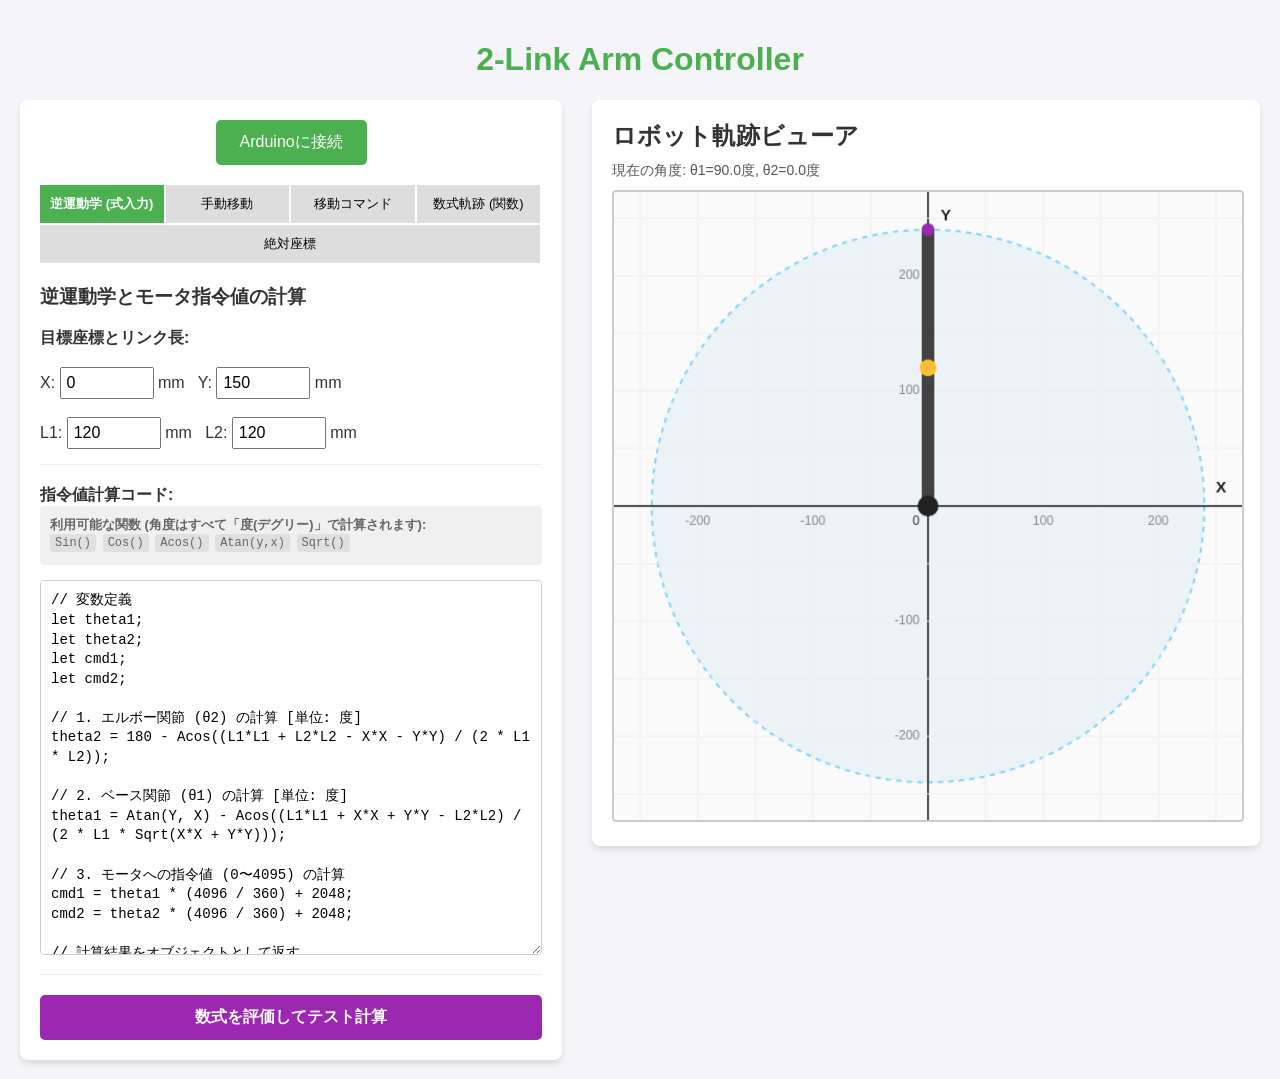
<file: undou2.html>
<!DOCTYPE html>
<html lang="ja">
<head>
<meta name="robots" content="noindex, nofollow">
<title>2-Link Robot Controller</title>
<meta charset="utf-8" />
<style>
  body { font-family: sans-serif; background-color: #f4f4f9; margin: 0; padding: 20px; color: #333; }
  h1 { text-align: center; color: #4CAF50; }
  
  #main-container { display: flex; gap: 30px; max-width: 1400px; margin: 0 auto; align-items: flex-start; }
  #control-panel { flex: 1.2; background: #fff; padding: 20px; border-radius: 8px; box-shadow: 0 4px 6px rgba(0,0,0,0.1); }
  #graph-panel { flex: 1.5; background: #fff; padding: 20px; border-radius: 8px; box-shadow: 0 4px 6px rgba(0,0,0,0.1); }

  .box2 { margin-bottom: 20px; padding-bottom: 15px; border-bottom: 1px solid #eee; }
  
  .ik-mode-selector { background: #e8f5e9; padding: 15px; border-radius: 8px; margin-bottom: 20px; border: 1px solid #c8e6c9; }
  .ik-mode-selector label { margin-right: 15px; font-weight: bold; cursor: pointer; display: inline-flex; align-items: center; }
  .ik-mode-selector input[type="radio"] { margin-right: 5px; transform: scale(1.2); }
  
  .switch-btn { margin-left: 10px; padding: 8px 16px; background-color: #008CBA; color: white; border: none; border-radius: 4px; cursor: pointer; font-weight: bold; box-shadow: 0 2px 4px rgba(0,0,0,0.2); transition: background 0.2s; }
  .switch-btn:hover { background-color: #007399; }
  .active-mode-status { display: block; margin-top: 10px; padding: 8px; background: #fff; border-left: 4px solid #F44336; font-size: 14px; font-weight: bold; color: #d32f2f; }

  .tabs { display: flex; margin-bottom: 15px; flex-wrap: wrap; }
  .tab-btn { flex: 1; padding: 10px; cursor: pointer; background: #ddd; border: none; font-size: 13px; margin-right: 2px; min-width: 100px; margin-bottom: 2px; }
  .tab-btn.active { background: #4CAF50; color: white; font-weight: bold; }
  .tab-content { display: none; }
  .tab-content.active { display: block; }
  
  input[type="number"] { font-size: 16px; padding: 5px; width: 80px; }
  textarea { font-size: 14px; padding: 10px; width: 100%; box-sizing: border-box; font-family: monospace; margin-top: 5px; border: 1px solid #ccc; border-radius: 4px; line-height: 1.4;}
  canvas { background-color: #fafafa; border: 2px solid #ccc; width: 100%; border-radius: 4px; }
  
  .formula-help { font-size: 13px; color: #666; background: #f0f0f0; padding: 10px; border-radius: 4px; margin-bottom: 10px;}
  .math-badge { background: #e0e0e0; padding: 2px 5px; border-radius: 3px; font-family: monospace; font-size: 12px; margin-right: 3px;}
  
  #ikResultArea { margin-top: 20px; padding: 15px; background: #f0f4f8; border: 2px solid #b0bec5; border-radius: 6px; display: none; box-shadow: inset 0 1px 3px rgba(0,0,0,0.1); }
  .result-box { display: flex; justify-content: space-between; margin-top: 10px; font-size: 15px; }
  .result-col { flex: 1; background: #fff; padding: 10px; border-radius: 4px; border: 1px solid #cfd8dc; margin: 0 5px; }
</style>
</head>
<body spellcheck="false">

<h1>2-Link Arm Controller</h1>

<div id="main-container">
  <div id="control-panel">
    <div style="text-align: center; margin-bottom: 20px;">
      <button id="connect" style="padding: 12px 24px; background:#4CAF50; color:white; border:none; border-radius:5px; font-size:16px; cursor:pointer;">
        Arduinoに接続
      </button>
      <button id="disconnect" style="display: none; padding: 12px 24px; background:#F44336; color:white; border:none; border-radius:5px; font-size:16px; cursor:pointer;">
        デバイスから切断
      </button>
    </div>

    <div class="ik-mode-selector" id="ikModeSelector" style="display: none;">
      <div style="margin-bottom: 8px; color: #2e7d32; font-size: 14px;"><strong>🤖 使用する逆運動学の計算式:</strong></div>
      <div style="display: flex; align-items: center;">
        <label>
          <input type="radio" name="ikMode" value="teacher" checked> 先生の式
        </label>
        <label>
          <input type="radio" name="ikMode" value="custom"> 自分で入力した式
        </label>
        <button id="applyModeBtn" class="switch-btn">切り替え</button>
      </div>
      <div class="active-mode-status" id="currentModeDisplay">
        現在適用中: 【 先生の式 】
      </div>
    </div>

    <div class="tabs">
      <button class="tab-btn active" onclick="switchTab('tab-ik')">逆運動学 (式入力)</button>
      <button class="tab-btn" onclick="switchTab('tab-manual')">手動移動</button>
      <button class="tab-btn" onclick="switchTab('tab-turtle')">移動コマンド</button>
      <button class="tab-btn" onclick="switchTab('tab-function')">数式軌跡 (関数)</button>
      <button class="tab-btn" onclick="switchTab('tab-absolute')">絶対座標</button>
    </div>

    <div id="tab-ik" class="tab-content active">
      <h3>逆運動学とモータ指令値の計算</h3>
      
      <div class="box2">
        <strong>目標座標とリンク長:</strong><br><br>
        X: <input type="number" id="ikTargetX" value="0"> mm &nbsp;
        Y: <input type="number" id="ikTargetY" value="150"> mm<br><br>
        L1: <input type="number" id="ikTargetL1" value="120"> mm &nbsp;
        L2: <input type="number" id="ikTargetL2" value="120"> mm
      </div>

      <div class="box2">
        <strong>指令値計算コード:</strong><br>
        <div class="formula-help">
          <p style="margin:0 0 5px 0;"><strong>利用可能な関数 (角度はすべて「度(デグリー)」で計算されます):</strong><br>
            <span class="math-badge">Sin()</span> <span class="math-badge">Cos()</span> <span class="math-badge">Acos()</span> <span class="math-badge">Atan(y,x)</span> <span class="math-badge">Sqrt()</span>
          </p>
        </div>
        <textarea id="ikScript" rows="18">// 変数定義
let theta1;
let theta2;
let cmd1;
let cmd2;

// 1. エルボー関節 (θ2) の計算 [単位: 度]
theta2 = 180 - Acos((L1*L1 + L2*L2 - X*X - Y*Y) / (2 * L1 * L2));

// 2. ベース関節 (θ1) の計算 [単位: 度]
theta1 = Atan(Y, X) - Acos((L1*L1 + X*X + Y*Y - L2*L2) / (2 * L1 * Sqrt(X*X + Y*Y)));

// 3. モータへの指令値 (0〜4095) の計算
cmd1 = theta1 * (4096 / 360) + 2048;
cmd2 = theta2 * (4096 / 360) + 2048;

// 計算結果をオブジェクトとして返す
return {
  theta1: theta1,
  theta2: theta2,
  val1: cmd1,
  val2: cmd2
};</textarea>
      </div>

      <button id="runIkBtn" style="padding: 12px; background:#9C27B0; color:white; border:none; border-radius:5px; cursor:pointer; width: 100%; font-size: 16px; font-weight: bold;">
        数式を評価してテスト計算
      </button>
      
      <div id="ikResultArea">
        <h4 style="margin: 0; color: #37474f; text-align: center;">📊 テスト計算結果パネル</h4>
        <div class="result-box">
          <div class="result-col">
            <strong style="color: #555;">角度指令値 (度)</strong><br>
            <hr style="border: 0; border-top: 1px dashed #ccc; margin: 5px 0;">
            θ1: <span id="resTh1" style="font-weight:bold; color:#1976D2;">0.0</span> °<br>
            θ2: <span id="resTh2" style="font-weight:bold; color:#1976D2;">0.0</span> °
          </div>
          <div class="result-col">
            <strong style="color: #555;">モータ指令値 (0〜4095)</strong><br>
            <hr style="border: 0; border-top: 1px dashed #ccc; margin: 5px 0;">
            Val1: <span id="resVal1" style="font-weight:bold; color:#E64A19;">2048</span><br>
            Val2: <span id="resVal2" style="font-weight:bold; color:#E64A19;">2048</span>
          </div>
        </div>
        
        <button id="confirmIkBtn" style="margin-top: 15px; padding: 12px; background:#4CAF50; color:white; border:none; border-radius:5px; cursor:pointer; width: 100%; font-size: 16px; font-weight: bold; box-shadow: 0 2px 4px rgba(0,0,0,0.15);">
          💾 逆運動学の計算式を確定して移動
        </button>
      </div>
    </div>

    <div id="tab-manual" class="tab-content">
      <h3>手動移動モード</h3>
      <p style="font-size: 14px; color: #555; line-height: 1.5;">
        右側の「ロボット軌跡ビューア」に表示されているアームの先端（<strong style="color:#9C27B0;">紫色の丸マーカー</strong>）をマウスで掴んでドラッグしてください。
      </p>
      <div style="padding: 15px; background: #e3f2fd; border: 1px solid #90caf9; border-radius: 6px; font-size: 14px; color: #0d47a1; line-height: 1.4;">
        <strong>💡 同調運用のルール:</strong><br>
        このタブが開かれているときだけ、画面上でのドラッグ操作が有効になり、実際のロボットモータへ連続して指令が送信されます。<br>
      </div>
    </div>

    <div id="tab-turtle" class="tab-content">
      <h3>移動コマンド入力</h3>
       <p style="font-size: 14px; color: #666; line-height: 1.5;">       
        <strong>F</strong>50: 前に50進む(mm) &nbsp; <strong>R</strong>90: 右に90度曲がる &nbsp; <strong>L</strong>90: 左に90度曲がる<br>
        <strong style="color:#2196F3;">【繰り返し文】</strong> <strong>LOOP</strong> 回数 〜 <strong>END</strong> で囲むと反復します。<br>
        ※水色の円の外には出られません。
      </p>
      <textarea id="turtleInput" rows="7">LOOP 4
F50
R90
END</textarea>
      <button id="runTurtleBtn" style="margin-top: 10px; padding: 10px; background:#2196F3; color:white; border:none; border-radius:5px; cursor:pointer; width: 100%; font-size: 15px; font-weight:bold;">実行</button>
    </div>

    <div id="tab-function" class="tab-content">
      <h3>数式軌跡モード (パラメータ曲線)</h3>
      <p style="font-size: 14px; color: #555; line-height: 1.5;">
        変数 <code>t</code> を連続的に変化させて目標座標 (X, Y) を計算します。<br>
        サイン波を重畳させた円運動などが楽しめます！
      </p>
      <div class="box2" style="background: #fff3e0; padding: 10px; border-radius: 5px; border: 1px solid #ffe0b2;">
        <strong>t の範囲: </strong>
        <input type="number" id="funcTStart" value="0" style="width: 60px;"> から
        <input type="number" id="funcTEnd" value="360" style="width: 60px;"> まで
        <br><br>
        <strong>ステップ (変化量): </strong>
        <input type="number" id="funcTStep" value="4" style="width: 60px;">
      </div>
      <div class="formula-help">
        <p style="margin:0 0 5px 0;"><strong>利用可能な関数:</strong> <span class="math-badge">Sin()</span> <span class="math-badge">Cos()</span> <span class="math-badge">Sqrt()</span> など</p>
      </div>
      <textarea id="funcScript" rows="7">
// サイン波をまとった円運動 (波打つ花びらの軌跡)
let r = 80 + 20 * Sin(t * 6); 

let x = r * Cos(t);
let y = 150 + r * Sin(t);

return { x: x, y: y };</textarea>
      <div style="display: flex; gap: 10px; margin-top: 10px;">
        <button id="runFuncBtn" style="padding: 10px; background:#E91E63; color:white; border:none; border-radius:5px; cursor:pointer; flex: 1.5; font-size: 16px; font-weight:bold; box-shadow: 0 2px 4px rgba(0,0,0,0.2);">
          ▶ 軌跡を描画
        </button>
        <button id="stopFuncBtn" style="padding: 10px; background:#757575; color:white; border:none; border-radius:5px; cursor:pointer; flex: 1; font-size: 16px; font-weight:bold;" disabled>
          ■ 停止
        </button>
      </div>
    </div>

    <div id="tab-absolute" class="tab-content">
      <h3>絶対座標モード (自動IK)</h3>
      <div class="box2">
        X: <input type="number" id="targetX" value="0"> mm <br><br>
        Y: <input type="number" id="targetY" value="150"> mm <br>
      </div>
      <button id="runAbsoluteBtn" style="padding: 10px; background:#FF9800; color:white; border:none; border-radius:5px; cursor:pointer; width: 100%;">移動</button>
    </div>
  </div>

  <div id="graph-panel">
    <h2 style="margin-top: 0; margin-bottom: 10px;">ロボット軌跡ビューア</h2>
    <div style="font-size: 14px; margin-bottom: 10px; color: #555;">現在の角度: θ1=<span id="curTh1">90.0</span>度, θ2=<span id="curTh2">0.0</span>度</div>
    <canvas id="robotCanvas" width="600" height="600"></canvas>
  </div>
</div>

<script>
  let activeTabId = 'tab-ik';

  function switchTab(tabId) {
    document.querySelectorAll('.tab-content').forEach(el => el.classList.remove('active'));
    document.querySelectorAll('.tab-btn').forEach(el => el.classList.remove('active'));
    document.getElementById(tabId).classList.add('active');
    
    if (event && event.target && event.target.tagName === 'BUTTON') {
      event.target.classList.add('active');
    }
    activeTabId = tabId;

    const modeSelector = document.getElementById('ikModeSelector');
    if (tabId === 'tab-ik') {
      modeSelector.style.display = 'none';
    } else {
      modeSelector.style.display = 'block';
    }
  }

  let activeIkMode = 'teacher';
  let savedIkScript = document.getElementById('ikScript').value; 

  document.getElementById('applyModeBtn').addEventListener('click', () => {
    const selectedMode = document.querySelector('input[name="ikMode"]:checked').value;
    activeIkMode = selectedMode; 
    
    const displayElement = document.getElementById('currentModeDisplay');
    if (activeIkMode === 'teacher') {
      displayElement.innerText = '現在適用中: 【 先生の式 】';
      displayElement.style.borderLeftColor = '#F44336';
      displayElement.style.color = '#d32f2f';
    } else {
      displayElement.innerText = '現在適用中: 【 自分で入力した式 】';
      displayElement.style.borderLeftColor = '#9C27B0';
      displayElement.style.color = '#7b1fa2';
    }
    alert(displayElement.innerText + " に切り替えました！");
  });

  const canvas = document.getElementById('robotCanvas');
  const ctx = canvas.getContext('2d');
  
  const ZOOM = 1.1; 
  const originX = canvas.width / 2;
  const originY = canvas.height / 2;
  const scaleX = (x) => originX + (x * ZOOM);
  const scaleY = (y) => originY - (y * ZOOM);

  let L1 = 120.0;
  let L2 = 120.0;
  let MAX_REACH = L1 + L2;

  let robX = 0.0;
  let robY = 150.0;
  let robAngle = 90.0;
  let angle1_deg = 90.0;
  let angle2_deg = 0.0;

  function clampToCircle(x, y) {
    let r = Math.sqrt(x*x + y*y);
    if (r > MAX_REACH - 1.0) {
      return { x: x * (MAX_REACH - 1.0) / r, y: y * (MAX_REACH - 1.0) / r };
    }
    return { x: x, y: y };
  }

  function drawEnvironment() {
    ctx.clearRect(0, 0, canvas.width, canvas.height);
    
    ctx.fillStyle = "rgba(173, 216, 230, 0.2)";
    ctx.beginPath(); ctx.arc(originX, originY, MAX_REACH * ZOOM, 0, Math.PI * 2); ctx.fill();
    ctx.strokeStyle = "#81D4FA"; ctx.setLineDash([5, 5]); ctx.lineWidth = 2; ctx.stroke(); ctx.setLineDash([]); 

    ctx.font = "12px sans-serif"; ctx.textAlign = "center"; ctx.textBaseline = "middle";
    for (let i = -250; i <= 250; i += 50) {
      let px = scaleX(i);
      ctx.beginPath(); ctx.strokeStyle = (i === 0) ? "#555" : "#eee"; ctx.lineWidth = (i === 0) ? 2 : 1;
      ctx.moveTo(px, 0); ctx.lineTo(px, canvas.height); ctx.stroke();
      if (i !== 0 && i % 100 === 0) { ctx.fillStyle = "#888"; ctx.fillText(i, px, originY + 15); }
    }
    for (let i = -250; i <= 250; i += 50) {
      let py = scaleY(i);
      ctx.beginPath(); ctx.strokeStyle = (i === 0) ? "#555" : "#eee"; ctx.lineWidth = (i === 0) ? 2 : 1;
      ctx.moveTo(0, py); ctx.lineTo(canvas.width, py); ctx.stroke();
      if (i !== 0 && i % 100 === 0) { ctx.fillStyle = "#888"; ctx.textAlign = "right"; ctx.fillText(i, originX - 8, py); }
    }
    ctx.fillStyle = "#333"; ctx.textAlign = "right"; ctx.fillText("0", originX - 8, originY + 15);

    ctx.fillStyle = "#222";
    ctx.font = "bold 15px sans-serif";
    
    ctx.textAlign = "right";
    ctx.textBaseline = "bottom";
    ctx.fillText("X", canvas.width - 15, originY - 10);
    
    ctx.textAlign = "left";
    ctx.textBaseline = "top";
    ctx.fillText("Y", originX + 12, 15);
  }

  // 軌跡を残すための配列
  let trajectoryPath = [];

  function updateViewFK() {
    document.getElementById('curTh1').innerText = angle1_deg.toFixed(1);
    document.getElementById('curTh2').innerText = angle2_deg.toFixed(1);

    drawEnvironment();

    let rad1 = angle1_deg * Math.PI / 180.0;
    let rad2 = angle2_deg * Math.PI / 180.0;

    let jointX = L1 * Math.cos(rad1);
    let jointY = L1 * Math.sin(rad1);
    let endX = jointX + L2 * Math.cos(rad1 + rad2);
    let endY = jointY + L2 * Math.sin(rad1 + rad2);

    // 過去の軌跡を描画する (直近200点まで)
    if (trajectoryPath.length > 0) {
      ctx.strokeStyle = "rgba(233, 30, 99, 0.5)"; // 薄いピンク色
      ctx.lineWidth = 4;
      ctx.beginPath();
      ctx.moveTo(scaleX(trajectoryPath[0].x), scaleY(trajectoryPath[0].y));
      for (let i = 1; i < trajectoryPath.length; i++) {
        ctx.lineTo(scaleX(trajectoryPath[i].x), scaleY(trajectoryPath[i].y));
      }
      ctx.stroke();
    }

    ctx.strokeStyle = "#424242"; ctx.lineWidth = 12; ctx.lineCap = "round"; ctx.lineJoin = "round";
    ctx.beginPath();
    ctx.moveTo(scaleX(0), scaleY(0));
    ctx.lineTo(scaleX(jointX), scaleY(jointY));
    ctx.lineTo(scaleX(endX), scaleY(endY));
    ctx.stroke();

    ctx.fillStyle = "#212121"; ctx.beginPath(); ctx.arc(scaleX(0), scaleY(0), 10, 0, Math.PI*2); ctx.fill();
    ctx.fillStyle = "#FBC02D"; ctx.beginPath(); ctx.arc(scaleX(jointX), scaleY(jointY), 8, 0, Math.PI*2); ctx.fill();
    ctx.fillStyle = "#9C27B0"; ctx.beginPath(); ctx.arc(scaleX(endX), scaleY(endY), 6, 0, Math.PI*2); ctx.fill();
  }
  
  updateViewFK();

  function calculateIK(x, y) {
    if (activeIkMode === 'teacher') {
      let cosT2 = (x*x + y*y - L1*L1 - L2*L2) / (2 * L1 * L2);
      cosT2 = Math.max(-1, Math.min(1, cosT2));
      let th2_rad = Math.acos(cosT2);
      let th1_rad = Math.atan2(y, x) - Math.atan2(L2 * Math.sin(th2_rad), L1 + L2 * cosT2);
      
      return {
        theta1: th1_rad * 180.0 / Math.PI,
        theta2: th2_rad * 180.0 / Math.PI
      };
    } else {
      let scriptStr = savedIkScript; 
      const mathHelper = `
        const D2R = Math.PI / 180.0;
        const R2D = 180.0 / Math.PI;
        const Sin = (deg) => Math.sin(deg * D2R);
        const Cos = (deg) => Math.cos(deg * D2R);
        const Acos = (val) => Math.acos(val) * R2D;
        const Atan = (y, x) => Math.atan2(y, x) * R2D;
        const Sqrt = Math.sqrt;
      `;
      try {
        let calcFunc = new Function('X', 'Y', 'L1', 'L2', mathHelper + scriptStr);
        let res = calcFunc(x, y, L1, L2);
        
        if (!res || typeof res.theta1 === 'undefined' || typeof res.theta2 === 'undefined') {
          throw new Error("フォーマット不正");
        }
        if (isNaN(res.theta1) || isNaN(res.theta2)) {
          throw new Error("NaN発生");
        }
        return { theta1: res.theta1, theta2: res.theta2 };
        
      } catch (e) {
        console.warn("自分で入力した式の実行エラー:", e.message);
        return { theta1: angle1_deg, theta2: angle2_deg }; 
      }
    }
  }

  let port, writer, reader, keepReading = false;
  
  async function readLoop() {
    while (port.readable && keepReading) {
      const textDecoder = new TextDecoderStream();
      const closedPromise = port.readable.pipeTo(textDecoder.writable);
      reader = textDecoder.readable.getReader();
      try { while (true) { const { value, done } = await reader.read(); if (done) break; } } 
      catch (error) {} finally { reader.releaseLock(); }
    }
  }

  document.getElementById('connect').addEventListener('click', async () => {
    try {
      port = await navigator.serial.requestPort(); await port.open({ baudRate: 9600 });
      writer = port.writable.getWriter();
      document.getElementById('connect').style.display = 'none';
      document.getElementById('disconnect').style.display = 'inline-block';
      keepReading = true; readLoop();
    } catch (err) { alert("接続エラー"); }
  });

  document.getElementById('disconnect').addEventListener('click', async () => {
    keepReading = false;
    if (reader) { await reader.cancel(); reader = null; }
    if (writer) { writer.releaseLock(); writer = null; }
    if (port) { await port.close(); port = null; }
    document.getElementById('connect').style.display = 'inline-block';
    document.getElementById('disconnect').style.display = 'none';
  });

  async function sendCommandAngle(a1, a2) {
    if (!writer) return;
    const cmd = `A,${a1.toFixed(2)},${a2.toFixed(2)}\n`;
    await writer.write(new TextEncoder().encode(cmd));
  }

  const sleep = (ms) => new Promise(resolve => setTimeout(resolve, ms));

  document.getElementById('runIkBtn').addEventListener('click', async () => {
    let x = parseFloat(document.getElementById('ikTargetX').value);
    let y = parseFloat(document.getElementById('ikTargetY').value);
    let l1_val = parseFloat(document.getElementById('ikTargetL1').value);
    let l2_val = parseFloat(document.getElementById('ikTargetL2').value);
    let scriptStr = document.getElementById('ikScript').value;
    let resultArea = document.getElementById('ikResultArea');

    try {
      const mathHelper = `
        const D2R = Math.PI / 180.0;
        const R2D = 180.0 / Math.PI;
        const Sin = (deg) => Math.sin(deg * D2R);
        const Cos = (deg) => Math.cos(deg * D2R);
        const Acos = (val) => Math.acos(val) * R2D;
        const Atan = (y, x) => Math.atan2(y, x) * R2D;
        const Sqrt = Math.sqrt;
      `;

      let calcFunc = new Function('X', 'Y', 'L1', 'L2', mathHelper + scriptStr);
      let res = calcFunc(x, y, l1_val, l2_val);

      if (!res || typeof res.theta1 === 'undefined' || typeof res.theta2 === 'undefined' || typeof res.val1 === 'undefined' || typeof res.val2 === 'undefined') {
        throw new Error("return { theta1: ..., theta2: ..., val1: ..., val2: ... }; の形式で値を返してください。");
      }
      if(isNaN(res.theta1) || isNaN(res.theta2)) {
        throw new Error("計算結果が非数(NaN)になりました。数式を確認してください。");
      }

      L1 = l1_val;
      L2 = l2_val;
      MAX_REACH = L1 + L2;

      angle1_deg = res.theta1;
      angle2_deg = res.theta2;

      document.getElementById('resTh1').innerText = res.theta1.toFixed(2);
      document.getElementById('resTh2').innerText = res.theta2.toFixed(2);
      document.getElementById('resVal1').innerText = Math.round(res.val1);
      document.getElementById('resVal2').innerText = Math.round(res.val2);
      
      resultArea.style.display = 'block'; 
      updateViewFK(); 

    } catch (e) {
      alert("エラー: " + e.message);
    }
  });

  document.getElementById('confirmIkBtn').addEventListener('click', async () => {
    let x = parseFloat(document.getElementById('ikTargetX').value);
    let y = parseFloat(document.getElementById('ikTargetY').value);
    let l1_val = parseFloat(document.getElementById('ikTargetL1').value);
    let l2_val = parseFloat(document.getElementById('ikTargetL2').value);
    let scriptStr = document.getElementById('ikScript').value;
    let resultArea = document.getElementById('ikResultArea');

    try {
      const mathHelper = `
        const D2R = Math.PI / 180.0;
        const R2D = 180.0 / Math.PI;
        const Sin = (deg) => Math.sin(deg * D2R);
        const Cos = (deg) => Math.cos(deg * D2R);
        const Acos = (val) => Math.acos(val) * R2D;
        const Atan = (y, x) => Math.atan2(y, x) * R2D;
        const Sqrt = Math.sqrt;
      `;

      let calcFunc = new Function('X', 'Y', 'L1', 'L2', mathHelper + scriptStr);
      let res = calcFunc(x, y, l1_val, l2_val);

      if (!res || typeof res.theta1 === 'undefined' || typeof res.theta2 === 'undefined') {
        throw new Error("return { theta1: ..., theta2: ... }; の形式で値を返してください。");
      }
      if (isNaN(res.theta1) || isNaN(res.theta2)) {
        throw new Error("計算結果が非数(NaN)になりました。数式を確認してください。");
      }

      savedIkScript = scriptStr;
      activeIkMode = 'custom';
      document.querySelector('input[name="ikMode"][value="custom"]').checked = true;
      const displayElement = document.getElementById('currentModeDisplay');
      displayElement.innerText = '現在適用中: 【 自分で入力した式 】';
      displayElement.style.borderLeftColor = '#9C27B0';
      displayElement.style.color = '#7b1fa2';

      L1 = l1_val;
      L2 = l2_val;
      MAX_REACH = L1 + L2;
      angle1_deg = res.theta1;
      angle2_deg = res.theta2;

      document.getElementById('resTh1').innerText = res.theta1.toFixed(2);
      document.getElementById('resTh2').innerText = res.theta2.toFixed(2);
      if(typeof res.val1 !== 'undefined') document.getElementById('resVal1').innerText = Math.round(res.val1);
      if(typeof res.val2 !== 'undefined') document.getElementById('resVal2').innerText = Math.round(res.val2);
      resultArea.style.display = 'block'; 
      trajectoryPath = []; // 軌跡をリセット
      updateViewFK(); 

      if (writer) {
        await sendCommandAngle(angle1_deg, angle2_deg);
        alert("独自の計算式を確定し、ロボットを目標座標へ移動させました！");
      } else {
        alert("独自の計算式を確定しました！（※Arduino未接続のため画面上のみ移動しました）");
      }

    } catch (e) {
      alert("エラー: 確定する前に数式を確認してください。\n" + e.message);
    }
  });

  let isDragging = false;
  let lastSentTime = 0;

  function getRobotCoordsFromMouse(e) {
    const rect = canvas.getBoundingClientRect();
    const mouseX = (e.clientX - rect.left) * (canvas.width / rect.width);
    const mouseY = (e.clientY - rect.top) * (canvas.height / rect.height);
    return {
      x: (mouseX - originX) / ZOOM,
      y: (originY - mouseY) / ZOOM
    };
  }

  canvas.addEventListener('mousedown', (e) => {
    if (activeTabId !== 'tab-manual') return; 

    let rad1 = angle1_deg * Math.PI / 180.0;
    let rad2 = angle2_deg * Math.PI / 180.0;
    let endX = L1 * Math.cos(rad1) + L2 * Math.cos(rad1 + rad2);
    let endY = L1 * Math.sin(rad1) + L2 * Math.sin(rad1 + rad2);

    const mouseCoord = getRobotCoordsFromMouse(e);
    const dist = Math.sqrt((mouseCoord.x - endX)**2 + (mouseCoord.y - endY)**2);

    if (dist < 25) {
      isDragging = true;
      trajectoryPath = []; // 手動移動開始時に軌跡リセット
      canvas.style.cursor = 'grabbing';
    }
  });

  canvas.addEventListener('mousemove', async (e) => {
    if (activeTabId !== 'tab-manual') return;

    if (!isDragging) {
      let rad1 = angle1_deg * Math.PI / 180.0;
      let rad2 = angle2_deg * Math.PI / 180.0;
      let endX = L1 * Math.cos(rad1) + L2 * Math.cos(rad1 + rad2);
      let endY = L1 * Math.sin(rad1) + L2 * Math.sin(rad1 + rad2);
      const mouseCoord = getRobotCoordsFromMouse(e);
      const dist = Math.sqrt((mouseCoord.x - endX)**2 + (mouseCoord.y - endY)**2);
      canvas.style.cursor = (dist < 25) ? 'grab' : 'default';
      return;
    }

    const mouseCoord = getRobotCoordsFromMouse(e);
    let clamped = clampToCircle(mouseCoord.x, mouseCoord.y);

    let angles = calculateIK(clamped.x, clamped.y);
    angle1_deg = angles.theta1;
    angle2_deg = angles.theta2;
    
    robX = clamped.x;
    robY = clamped.y;

    updateViewFK();

    const now = Date.now();
    if (now - lastSentTime > 50) {
      await sendCommandAngle(angle1_deg, angle2_deg);
      lastSentTime = now;
    }
  });

  window.addEventListener('mouseup', async () => {
    if (isDragging) {
      isDragging = false;
      canvas.style.cursor = 'default';
      await sendCommandAngle(angle1_deg, angle2_deg);
    }
  });

  function unrollCommands(lines) {
    let unrolled = [];
    let i = 0;
    while (i < lines.length) {
      let line = lines[i].trim().toUpperCase();
      if (line.length === 0) { i++; continue; }

      if (line.startsWith('LOOP')) {
        let parts = line.split(/[ ,]+/);
        let count = parseInt(parts[1]);
        if (isNaN(count)) count = 1;

        let loopBody = [];
        let loopDepth = 1;
        let j = i + 1;
        while (j < lines.length) {
          let innerLine = lines[j].trim().toUpperCase();
          if (innerLine.startsWith('LOOP')) {
            loopDepth++;
          } else if (innerLine === 'END') {
            loopDepth--;
            if (loopDepth === 0) break;
          }
          loopBody.push(lines[j]);
          j++;
        }
        
        if (j >= lines.length && loopDepth > 0) {
          throw new Error("LOOPに対応するENDが見つかりません。");
        }

        let unrolledBody = unrollCommands(loopBody); 
        for (let c = 0; c < count; c++) {
          unrolled.push(...unrolledBody);
        }
        i = j + 1;
      } else {
        unrolled.push(line);
        i++;
      }
    }
    return unrolled;
  }

  document.getElementById('runTurtleBtn').addEventListener('click', async (e) => {
    if (!writer) return alert("Arduinoが接続されていません");
    const btn = e.target;
    const text = document.getElementById('turtleInput').value;
    const lines = text.split('\n');

    btn.disabled = true; btn.style.background = "#ccc"; btn.innerText = "実行中...";
    trajectoryPath = []; // 実行前に軌跡リセット

    try {
      const flatCommands = unrollCommands(lines);

      for (let line of flatCommands) {
        if (line.length === 0) continue;
        let val = parseFloat(line.substring(1));
        if (isNaN(val)) continue;

        if (line.startsWith('F')) {
          // 移動を少しずつ細分化してアニメーションさせる
          let startX = robX;
          let startY = robY;
          let targetX = robX + val * Math.cos(robAngle * Math.PI / 180);
          let targetY = robY + val * Math.sin(robAngle * Math.PI / 180);
          let clampedTarget = clampToCircle(targetX, targetY);
          
          let steps = Math.ceil(val / 5.0); // 5mm刻みで移動
          if(steps < 1) steps = 1;

          for(let s = 1; s <= steps; s++) {
            let px = startX + (clampedTarget.x - startX) * (s / steps);
            let py = startY + (clampedTarget.y - startY) * (s / steps);
            
            robX = px;
            robY = py;
            
            let angles = calculateIK(robX, robY);
            angle1_deg = angles.theta1;
            angle2_deg = angles.theta2;

            trajectoryPath.push({x: robX, y: robY});
            if (trajectoryPath.length > 300) trajectoryPath.shift();

            updateViewFK();
            await sendCommandAngle(angle1_deg, angle2_deg);
            await sleep(50); // 速度調整
          }
        } 
        else if (line.startsWith('R')) {
          robAngle -= val;
        } 
        else if (line.startsWith('L')) {
          robAngle += val;
        }
      }
    } catch (err) {
      alert("コマンドの解釈エラー: " + err.message);
    }
    
    btn.disabled = false; btn.style.background = "#2196F3"; btn.innerText = "実行";
  });

  document.getElementById('runAbsoluteBtn').addEventListener('click', async () => {
    let tx = parseFloat(document.getElementById('targetX').value);
    let ty = parseFloat(document.getElementById('targetY').value);
    
    let clamped = clampToCircle(tx, ty);
    robX = clamped.x; 
    robY = clamped.y;
    
    let angles = calculateIK(robX, robY);
    angle1_deg = angles.theta1;
    angle2_deg = angles.theta2;

    trajectoryPath = []; // 軌跡リセット
    updateViewFK();
    await sendCommandAngle(angle1_deg, angle2_deg);
  });

  // --- 【新規追加】関数軌跡の実行ロジック ---
  let isFuncRunning = false;

  document.getElementById('runFuncBtn').addEventListener('click', async () => {
    if (!writer) return alert("Arduinoが接続されていません。画面上のシミュレーションのみ実行します。");
    
    isFuncRunning = true;
    document.getElementById('runFuncBtn').disabled = true;
    document.getElementById('runFuncBtn').style.background = "#ccc";
    document.getElementById('stopFuncBtn').disabled = false;
    document.getElementById('stopFuncBtn').style.background = "#F44336";

    trajectoryPath = []; // 軌跡リセット

    let tStart = parseFloat(document.getElementById('funcTStart').value);
    let tEnd = parseFloat(document.getElementById('funcTEnd').value);
    let tStep = parseFloat(document.getElementById('funcTStep').value);
    let scriptStr = document.getElementById('funcScript').value;

    const mathHelper = `
      const D2R = Math.PI / 180.0;
      const R2D = 180.0 / Math.PI;
      const Sin = (deg) => Math.sin(deg * D2R);
      const Cos = (deg) => Math.cos(deg * D2R);
      const Acos = (val) => Math.acos(val) * R2D;
      const Atan = (y, x) => Math.atan2(y, x) * R2D;
      const Sqrt = Math.sqrt;
    `;

    try {
      let calcFunc = new Function('t', mathHelper + scriptStr);

      for (let t = tStart; t <= tEnd; t += tStep) {
        if (!isFuncRunning) break; // 停止ボタンが押されたら抜ける

        let res = calcFunc(t);
        if (!res || typeof res.x === 'undefined' || typeof res.y === 'undefined') {
          throw new Error("return { x: ..., y: ... }; の形式で値を返してください。");
        }

        let clamped = clampToCircle(res.x, res.y);
        robX = clamped.x;
        robY = clamped.y;

        let angles = calculateIK(robX, robY);
        angle1_deg = angles.theta1;
        angle2_deg = angles.theta2;

        trajectoryPath.push({x: robX, y: robY});
        if (trajectoryPath.length > 500) trajectoryPath.shift();

        updateViewFK();
        if (writer) {
          await sendCommandAngle(angle1_deg, angle2_deg);
        }
        await sleep(50); // 送信ウェイト（速度調整）
      }
    } catch (e) {
      alert("数式エラー: " + e.message);
    }

    isFuncRunning = false;
    document.getElementById('runFuncBtn').disabled = false;
    document.getElementById('runFuncBtn').style.background = "#E91E63";
    document.getElementById('stopFuncBtn').disabled = true;
    document.getElementById('stopFuncBtn').style.background = "#757575";
  });

  document.getElementById('stopFuncBtn').addEventListener('click', () => {
    isFuncRunning = false;
  });

</script>
</body>
</html>
</file>
